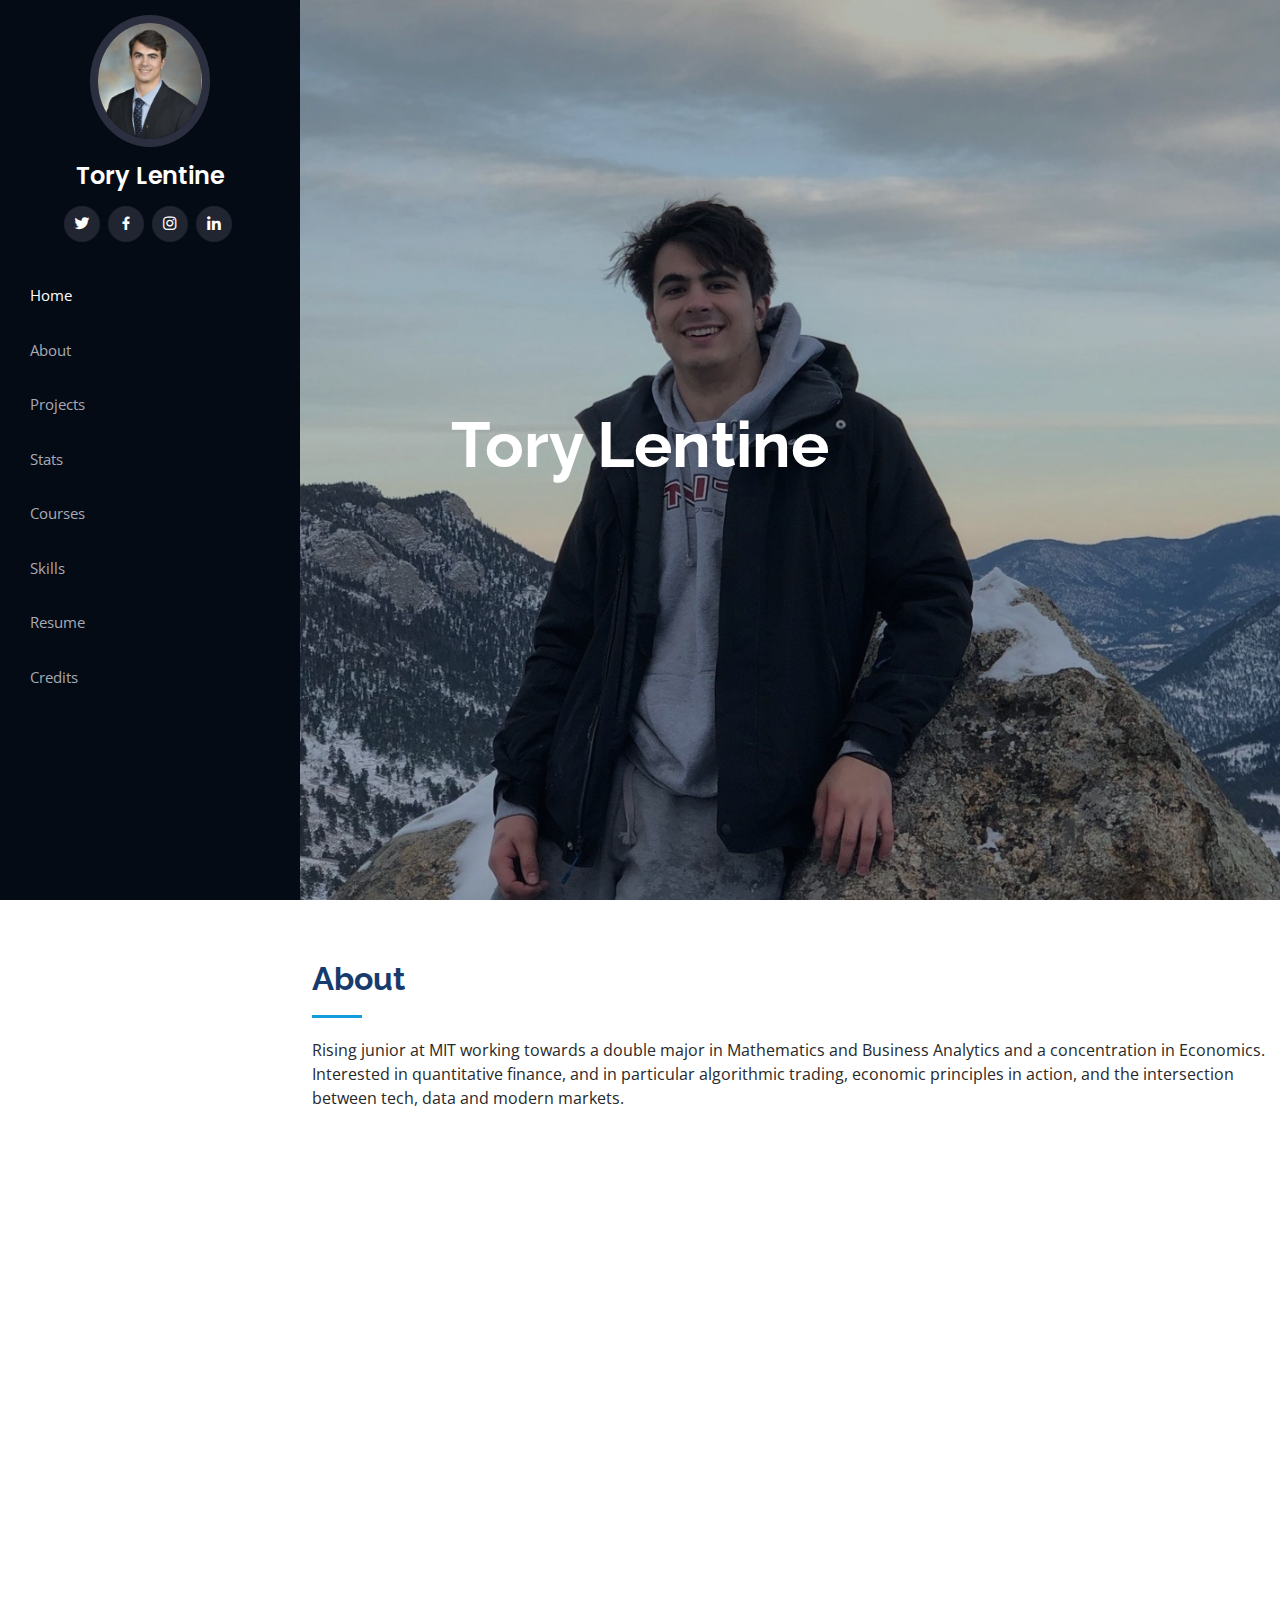
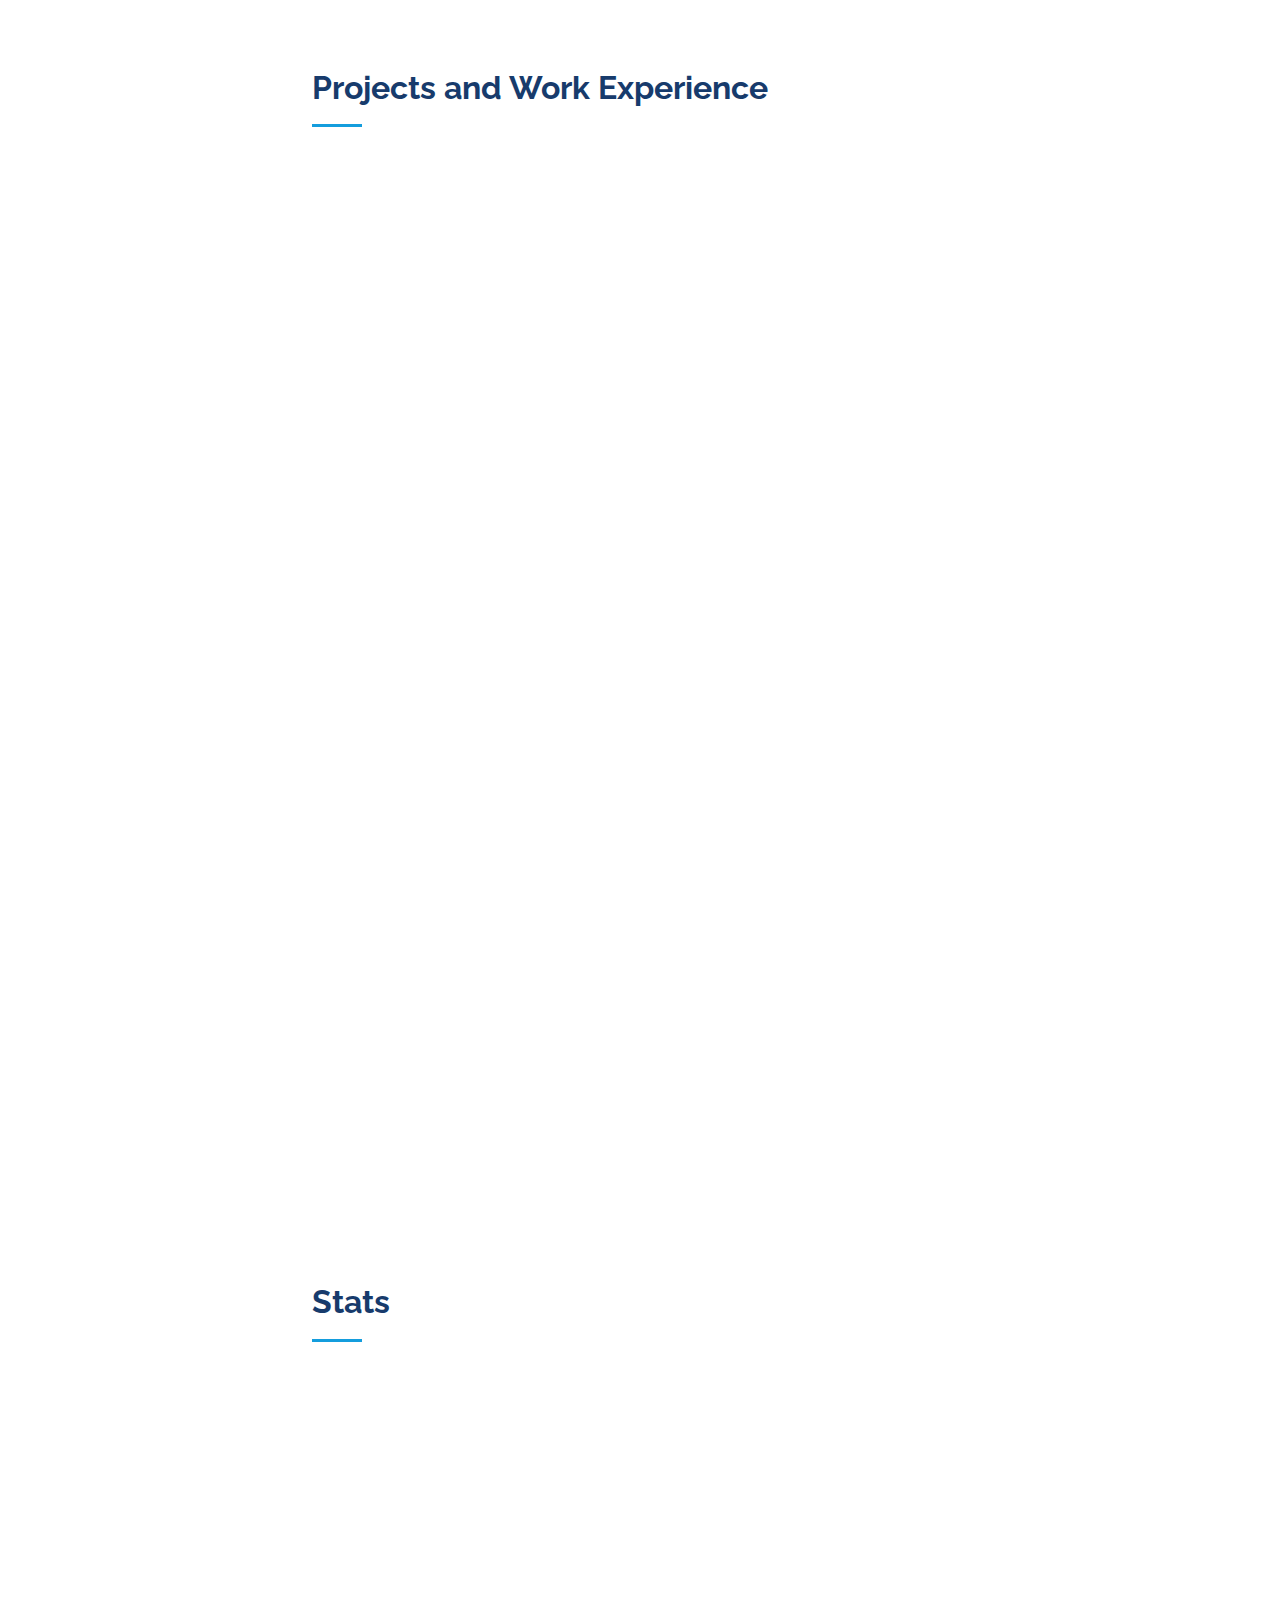
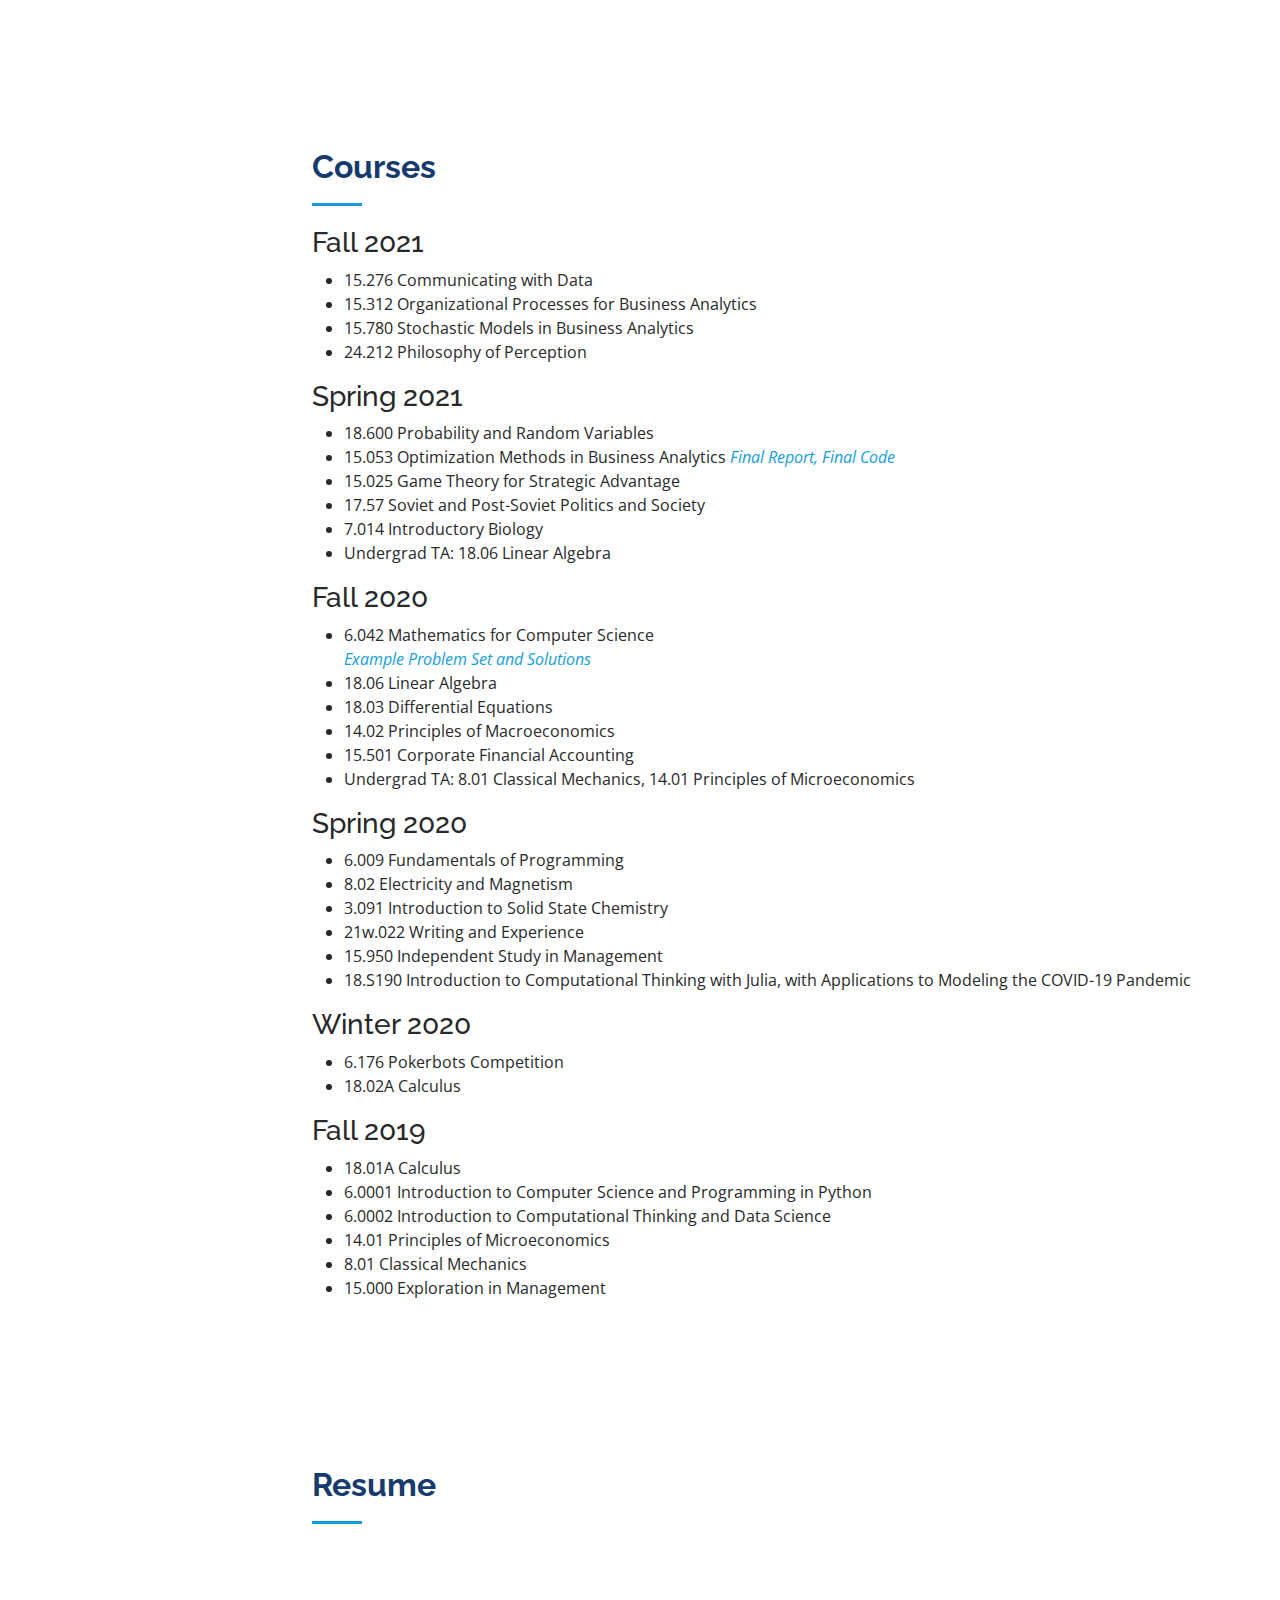
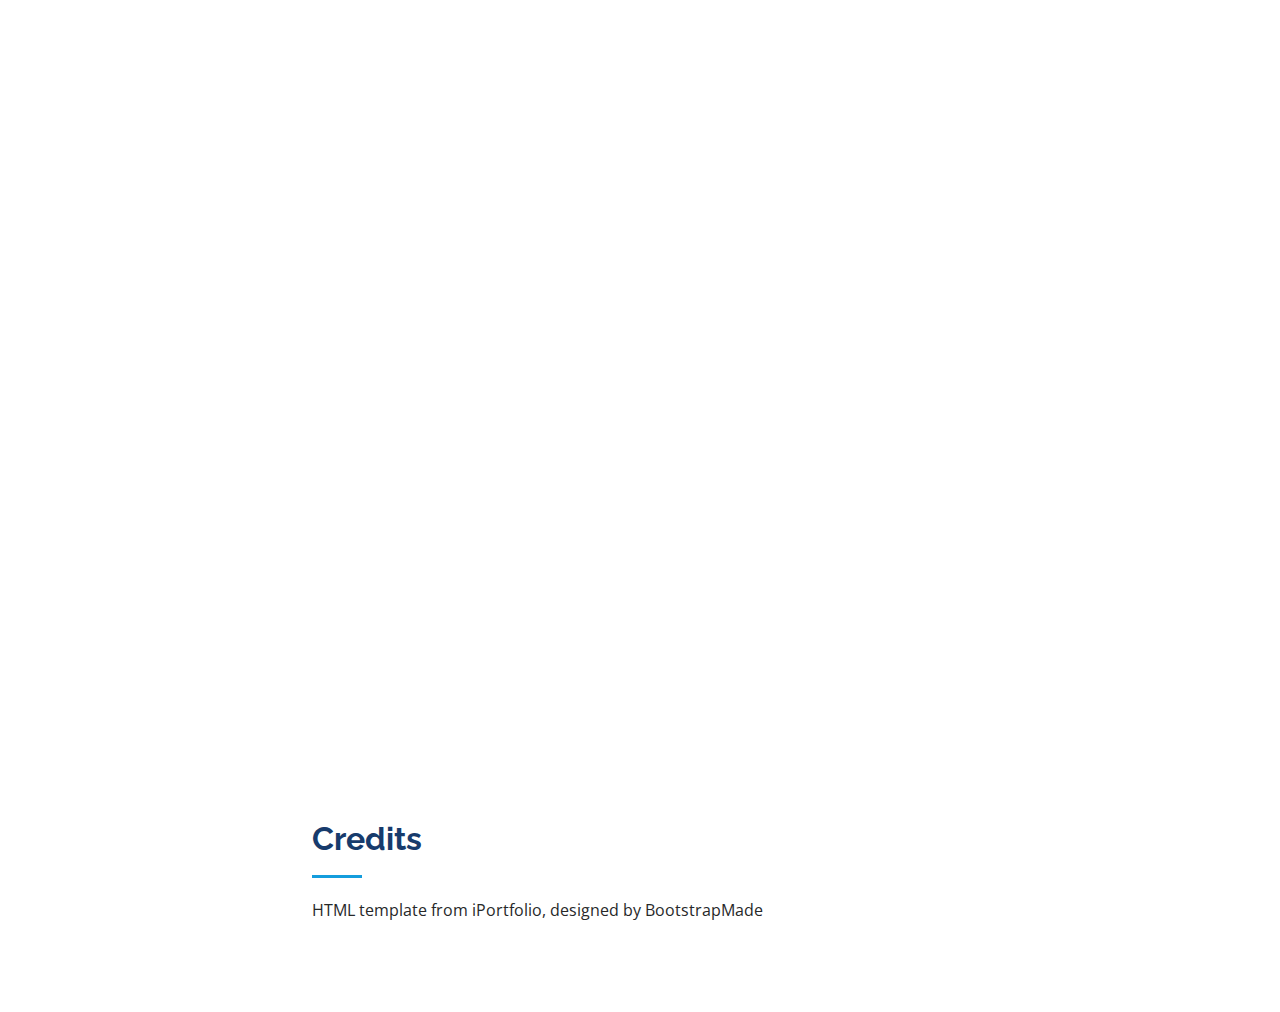
<file: index.html>
<!DOCTYPE html>
<html lang="en">

<head>
  <meta charset="utf-8">
  <meta content="width=device-width, initial-scale=1.0" name="viewport">

  <title>Tory Lentine's Webpage</title>
  <meta content="" name="description">
  <meta content="" name="keywords">

  <!-- Favicons -->
  <link href="assets/img/Logo PNG.png" rel="icon">
  <link href="assets/img/Logo PNG.png" rel="apple-touch-icon">

  <!-- Google Fonts -->
  <link href="https://fonts.googleapis.com/css?family=Open+Sans:300,300i,400,400i,600,600i,700,700i|Raleway:300,300i,400,400i,500,500i,600,600i,700,700i|Poppins:300,300i,400,400i,500,500i,600,600i,700,700i" rel="stylesheet">

  <!-- Vendor CSS Files -->
  <link href="assets/vendor/aos/aos.css" rel="stylesheet">
  <link href="assets/vendor/bootstrap/css/bootstrap.min.css" rel="stylesheet">
  <link href="assets/vendor/bootstrap-icons/bootstrap-icons.css" rel="stylesheet">
  <link href="assets/vendor/boxicons/css/boxicons.min.css" rel="stylesheet">
  <link href="assets/vendor/glightbox/css/glightbox.min.css" rel="stylesheet">
  <link href="assets/vendor/swiper/swiper-bundle.min.css" rel="stylesheet">

  <!-- Template Main CSS File -->
  <link href="assets/css/style.css" rel="stylesheet">

  <!-- =======================================================
  * Template Name: iPortfolio - v3.3.0
  * Template URL: https://bootstrapmade.com/iportfolio-bootstrap-portfolio-websites-template/
  * Author: BootstrapMade.com
  * License: https://bootstrapmade.com/license/
  ======================================================== -->
</head>

<body>

  <!-- ======= Mobile nav toggle button ======= -->
  <i class="bi bi-list mobile-nav-toggle d-xl-none"></i>

  <!-- ======= Header ======= -->
  <header id="header">
    <div class="d-flex flex-column">

      <div class="profile">
        <img src="assets/img/Composite Newest (2).PNG" alt="" class="img-fluid rounded-circle">
        <h1 class="text-light"><a href="index.html">Tory Lentine</a></h1>
        <div class="social-links mt-3 text-center">
          <a href="https://twitter.com/torylentine?lang=en" class="twitter" target="_blank"><i class="bx bxl-twitter"></i></a>
          <a href="https://www.facebook.com/tory.lentine.58/" class="facebook" target="_blank"><i class="bx bxl-facebook" ></i></a>
          <a href="https://www.instagram.com/torylentine/" class="instagram" target="_blank"><i class="bx bxl-instagram" ></i></a>
          <a href="https://www.linkedin.com/in/torylentine/" class="linkedin" target="_blank"><i class="bx bxl-linkedin" ></i></a>
        </div>
      </div>

      <nav id="navbar" class="nav-menu navbar">
        <ul>
          <li><a href="#hero" class="nav-link scrollto active"><!-- <i class="bx bx-home"></i> --> <span>Home</span></a></li>
          <li><a href="#about" class="nav-link scrollto"><!--<i class="bx bx-user"> --> </i> <span>About</span></a></li>
          <li><a href="#projectsandexperience" class="nav-link scrollto"><!-- <i class="bx bx-book-content"></i> --> <span>Projects</span></a></li>
          <li><a href="#stats" class="nav-link scrollto"><!-- <i class="bx bx-Bar-Chart"></i> --> <span>Stats</span></a></li>
          <li><a href="#courses" class="nav-link scrollto"><!-- <i class="bx bx-file-blankr"></i> --> <span>Courses</span></a></li>
          <li><a href="#skills" class="nav-link scrollto"><!-- <i class="bx bx-server"></i> --> <span>Skills</span></a></li>
          <li><a href="#resume" class="nav-link scrollto"><!-- <i class="bx bx-file-blankr"></i>--> <span>Resume</span></a></li>
          <li><a href="#credits" class="nav-link scrollto"> <!-- <i class="bx bx-user"></i> --><span>Credits</span></a></li>
        </ul>
      </nav><!-- .nav-menu -->
    </div>
  </header><!-- End Header -->

  <!-- ======= Hero Section ======= -->
  <section id="hero" class="d-flex flex-column justify-content-center align-items-center">
    <div class="hero-container" data-aos="fade-in">
      <h1>Tory Lentine</h1>
      <!-- <p>I'm a <span class="typed" data-typed-items="Student, Athlete, Programmer, Trader, "></span></p> -->
    </div>
  </section><!-- End Hero -->

  <main id="main">

    <!-- ======= About Section ======= -->
    <section id="about" class="about">
      <div class="container">

        <div class="section-title">
          <h2>About</h2>
          <p>Rising junior at MIT working towards a double major in Mathematics and Business Analytics and a concentration in Economics. Interested in quantitative finance, and in particular algorithmic trading, economic principles in action, and the intersection between tech, data and modern markets.</p>
        </div>

        <div class="row">
          <div class="col-lg-4" data-aos="fade-right">
            <img src="assets/img/Ring Delivery 3 (2).jpg" class="img-fluid" alt="">
          </div>
          <div class="col-lg-8 pt-4 pt-lg-0 content" data-aos="fade-left">
            <h3>Basic Information</h3>
          <!--  <p class="fst-italic">
              Lorem ipsum dolor sit amet, consectetur adipiscing elit, sed do eiusmod tempor incididunt ut labore et dolore
              magna aliqua.
            </p> -->
            <div class="row">
              <div class="col-lg-6">
                <ul>
                  <li><i class="bi bi-chevron-right"></i> <strong>Birthday:</strong> <span>April 21, 2001</span></li>
                  <li><i class="bi bi-chevron-right"></i> <strong>Website:</strong> <span>torylentine.github.io</span></li>
                  <li><i class="bi bi-chevron-right"></i> <strong>Phone:</strong> <span>+1 908 797 2178</span></li>
                  <li><i class="bi bi-chevron-right"></i> <strong>City:</strong> <span>Flemington, NJ, USA</span></li>
                </ul>
              </div>
              <div class="col-lg-6">
                <ul>
                  <li><i class="bi bi-chevron-right"></i> <strong>Age:</strong> <span>20</span></li>
                  <li><i class="bi bi-chevron-right"></i> <strong>Degree:</strong> <span>Scientiae Baccalaureus (S.B.)</span></li>
                  <li><i class="bi bi-chevron-right"></i> <strong>Email:</strong> <span>lentine@mit.edu</span></li>
                </ul>
              </div>
            </div>
           <!-- <p>
              Officiis eligendi itaque labore et dolorum mollitia officiis optio vero. Quisquam sunt adipisci omnis et ut. Nulla accusantium dolor incidunt officia tempore. Et eius omnis.
              Cupiditate ut dicta maxime officiis quidem quia. Sed et consectetur qui quia repellendus itaque neque. Aliquid amet quidem ut quaerat cupiditate. Ab et eum qui repellendus omnis culpa magni laudantium dolores.
            </p> -->
          </div>
        </div>

      </div>
    </section><!-- End About Section -->

            <!-- ======= Projects and Experience Section ======= -->
    <section id="projectsandexperience" class="resume">
      <div class="container">
            
        <div class="section-title">
          <h2>Projects and Work Experience</h2>
  
          


        <div class="row">
          <div class="col-lg-6" data-aos="fade-up">
            <h3 class="resume-title">Projects</h3>
            <div class="resume-item">
              <h4>Public Finance and Public Policy</h4>
              <h5>Winter 2021</h5>
              <p>Revised, updated and supplemented textbook chapters to be included in the book's seventh edition. Covered topics such as externalities and the economics of public finance, social insurance, taxation, and redistribution.</p>
              <ul>
                <li> <a href="https://www.amazon.com/Public-Finance-Policy-Jonathan-Gruber/dp/1319105254/ref=cm_cr_arp_d_pl_foot_top?ie=UTF8" target="_blank"><i>6th edition</i></a> </li>
              </ul> 
            </div>
            <div class="resume-item">
              <h4>HackMIT</h4>
              <h5>September 2020</h5>
              <p>Used HTML, CSS, and JavaScript to create a web app to use as a teaching tool for guided remote problem solving. Presented project and plans for improvement at the end of the weekend-long event</p>
              <ul>
                <li> <a href="https://jaytheriault.github.io/index.html" target="_blank"><i>Link</i></a> </li>
              </ul> 
            </div>
            <div class="resume-item">
              <h4>Quantopian</h4>
              <h5>Summer 2020</h5>
              <p>Created and backtested algorithms in the (no longer existent) Python-based program to live-trade equities, ETFs, and derivatives. Filtered data on select criteria to aid discretionary trades.</p>
              <ul>
                <li> <a href="https://www.youtube.com/watch?v=GlV_QO5B2eU&list=PLQVvvaa0QuDcOdF96TBtRtuQksErCEBYZ&index=13" target="_blank"><i>sentdex Quantopian tutorials</i></a> </li>
              </ul> 
            </div>
            <div class="resume-item">
              <h4>MIT Pokerbots Competition</h4>
              <h5>January 2020</h5>
              <p>Wrote Python code to compete in thousands of poker games in a variant of heads-up Texas hold 'em. Placed in the top 20 of 77 teams in all five tournaments. Finished as the second-place freshman team.</p>
            </div>
            <ul>
                <li> <a href="https://github.com/torylentine/Final-Pokerbot/blob/master/Final%20Pokerbot.py" target="_blank"><i>Final code in GitHub</i></a> </li>
              </ul> 
          </div>
          <div class="col-lg-6" data-aos="fade-up" data-aos-delay="100">
            <h3 class="resume-title">Professional Experience</h3>
            <div class="resume-item">
              <h4>Data Project--Maine DHHS</h4>
              <h5>Summer 2021</h5>
              <p><em>Augusta, ME </em></p>
              <p>Designed and built Tableau dashboard to display data and resources from Maine's statewide Age-Friendly Plan. Advised and assisted in identifying progress and areas for improvement in meeting the plan's goals. </p>
              <!-- <ul>
                <li>Lead in the design, development, and implementation of the graphic, layout, and production communication materials</li>
                <li>Delegate tasks to the 7 members of the design team and provide counsel on all aspects of the project. </li>
                <li>Supervise the assessment of all graphic materials in order to ensure quality and accuracy of the design</li>
                <li>Oversee the efficient use of production project budgets ranging from $2,000 - $25,000</li>
              </ul> -->
            </div>
            <div class="resume-item">
              <h4>Budget Analysis--Armstrong Interiors</h4>
              <h5>January 2021</h5>
              <p><em>Flemington, NJ</em></p>
              <p>Compiled and presented findings from 2+ years of work to advise construction business on improving profitability. Developed machine learning regression models to adjust future estimates and to assess new jobs.</p>
              <!-- <ul>
                <li>Developed numerous marketing programs (logos, brochures,infographics, presentations, and advertisements).</li>
                <li>Managed up to 5 projects or tasks at a given time while under pressure</li>
                <li>Recommended and consulted with clients on the most appropriate graphic design</li>
                <li>Created 4+ design presentations and proposals a month for clients and account managers</li>
              </ul> -->
            </div>
            <div class="resume-item">
              <h4>Summer Analyst--Innovation Capital</h4>
              <h5>Summer 2020</h5>
              <p><em>El Segundo, CA</em></p>
              <p>Analyzed market data from the casino and restaurant industries, researched potential M&amp;A opportunities, and prepared financial presentations for boutique investment bank.</p>
              <!-- <ul>
                <li>Developed numerous marketing programs (logos, brochures,infographics, presentations, and advertisements).</li>
                <li>Managed up to 5 projects or tasks at a given time while under pressure</li>
                <li>Recommended and consulted with clients on the most appropriate graphic design</li>
                <li>Created 4+ design presentations and proposals a month for clients and account managers</li>
              </ul> -->
            </div>
            <div class="resume-item">
              <h4>Course Manager--edX AP Microeconomics</h4>
              <h5>May 2020-Present</h5>
              <p><em>Cambridge, MA</em></p>
              <p>Built, marketed, and managed online microeconomics course for over 13,000 students in 150 countries. The course received the 2021 MITx Prize for Teaching and Learning in MOOCs.</p>
              <ul>
                <li> <a href="https://www.edx.org/course/ap-microeconomics" target="_blank"><i>Course home</i></a> </li>
                <li> <a href="https://www.youtube.com/channel/UCvTkypsPo_wKOpJ-uaNbUGA" target="_blank"><i>Course YouTube</i></a></li>
              </ul>
              <!-- <ul>
                <li>Developed numerous marketing programs (logos, brochures,infographics, presentations, and advertisements).</li>
                <li>Managed up to 5 projects or tasks at a given time while under pressure</li>
                <li>Recommended and consulted with clients on the most appropriate graphic design</li>
                <li>Created 4+ design presentations and proposals a month for clients and account managers</li>
              </ul> -->
            </div>
          </div>
        </div>

      </div>
    </section><!-- End Projects and Work Experience Section -->  
    
    <!-- ======= Stats Section ======= -->
    <section id="stats" class="facts">
      <div class="container">

        <div class="section-title">
          <h2>Stats</h2>
        </div>

        <div class="row no-gutters">

          <div class="col-lg-3 col-md-6 d-md-flex align-items-md-stretch" data-aos="fade-up">
            <div class="count-box">
              <i class="bi bi-pen"></i>
              <span data-purecounter-start="0" data-purecounter-end="1520" data-purecounter-duration="1" class="purecounter"></span>
              <p><strong>SAT</strong> 800 Math 720 EBRW</p>
            </div>
          </div>

          <div class="col-lg-3 col-md-6 d-md-flex align-items-md-stretch" data-aos="fade-up" data-aos-delay="100">
            <div class="count-box">
              <i class="bi bi-laptop"></i>
              <span data-purecounter-start="0" data-purecounter-end="5.0" data-purecounter-duration="1" class="purecounter"></span>
              <p><strong>Grade Point Average</strong> on 5.0 scale</p>
            </div>
          </div>

          <div class="col-lg-3 col-md-6 d-md-flex align-items-md-stretch" data-aos="fade-up" data-aos-delay="200">
            <div class="count-box">
              <i class="bi bi-file-person"></i>
              <span data-purecounter-start="0" data-purecounter-end="2" data-purecounter-duration="1" class="purecounter"></span>
              <p><strong>Varsity Sports</strong> <a href="https://mitathletics.com/sports/football/roster/tory-lentine/8706" target="_blank">Football profile </a> <a href="https://mitathletics.com/sports/mens-lacrosse/roster/tory-lentine/8747" target="_blank">Lacrosse profile</a></p>
            </div>
          </div>

         

        </div>

      </div>
    </section><!-- End Stats Section -->

            

    <!-- ======= Courses Section ======= -->
    <section id="courses" class="services">
      <div class="container">

        <div class="section-title">
          <h2>Courses</h2>
          <h3>Fall 2021</h3>
          <ul>
            <li>15.276 Communicating with Data</li>
            <li>15.312 Organizational Processes for Business Analytics </li>
            <li>15.780 Stochastic Models in Business Analytics</li>
            <li>24.212 Philosophy of Perception </li>
          </ul>
          <h3>Spring 2021</h3>
          <ul>
            <li>18.600 Probability and Random Variables </li>
            <li>15.053 Optimization Methods in Business Analytics <a href="https://docs.google.com/document/d/1uNtnzJaqEBaddPYRAcgieQTX30RgPStizBZjv7WTBCQ/edit?usp=sharing" target="_blank"><i>Final Report, </i></a><a href="https://colab.research.google.com/drive/1FaxjyTOhYBR_a1IYfdvjnawad5gY8KTn?usp=sharing" target="_blank"><i>Final Code</i></a></li>
            <li>15.025 Game Theory for Strategic Advantage </li>
            <li>17.57 Soviet and Post-Soviet Politics and Society </li>
            <li>7.014 Introductory Biology </li>
            <li>Undergrad TA: 18.06 Linear Algebra</li>
          </ul>
          <h3>Fall 2020</h3>
          <ul>
            <li>6.042 Mathematics for Computer Science </li> <a href="https://drive.google.com/file/d/1tGZ7GKSPvaJ5HV0rz5_rSfSEnLSi0C2M/view?usp=sharing" target="_blank"><i>Example Problem Set </i></a><a href="https://drive.google.com/file/d/1MlRz8iV6BVteR_Og1GStGLLsCeUL6lOY/view?usp=sharing" target="_blank"><i>and Solutions</i></a>
            <li>18.06 Linear Algebra </li>
            <li>18.03 Differential Equations </li>
            <li>14.02 Principles of Macroeconomics </li>
            <li>15.501 Corporate Financial Accounting </li>
            <li>Undergrad TA: 8.01 Classical Mechanics, 14.01 Principles of Microeconomics
          </ul>
          <h3>Spring 2020</h3>
          <ul>
            <li>6.009 Fundamentals of Programming </li>
            <li>8.02  Electricity and Magnetism</li>
            <li>3.091 Introduction to Solid State Chemistry </li>
            <li>21w.022 Writing and Experience </li>
            <li>15.950 Independent Study in Management </li>
            <li>18.S190 Introduction to Computational Thinking with Julia, with Applications to Modeling the COVID-19 Pandemic</li>
            
          </ul>
          <h3>Winter 2020</h3>
          <ul>
            <li>6.176 Pokerbots Competition</li>
            <li>18.02A Calculus </li>
          </ul>
          <h3>Fall 2019</h3>
          <ul>
            <li>18.01A Calculus </li>
            <li>6.0001 Introduction to Computer Science and Programming in Python</li>
            <li>6.0002 Introduction to Computational Thinking and Data Science</li>
            <li>14.01 Principles of Microeconomics </li>
            <li>8.01 Classical Mechanics </li>
            <li>15.000 Exploration in Management</li>
          </ul>
            
        </div>
        

      

      </div>
    </section><!-- End Courses Section -->
  

    <!-- ======= Resume Section ======= -->
    <section id="resume" class="resume">
      <div class="container">
            
        <div class="section-title">
          <h2>Resume</h2>
          <iframe src="https://drive.google.com/file/d/1y3tScQgl-sb3d7ewar3phB0hL2l5f_7z/preview" width="960" height="720" allow="autoplay"></iframe>
  
        </div> 


      </div>
    </section><!-- End Resume Section -->
      

    <!-- ======= Credits Section ======= -->
    <section id="credits" class="services">
      <div class="container">

        <div class="section-title">
          <h2>Credits</h2>
          <p>HTML template from iPortfolio, designed by BootstrapMade</p>
          
          
          
               </div>
        

      

      </div>
    </section><!-- End Credits Section -->
       
          
          
  </main><!-- End #main -->


  <a href="#" class="back-to-top d-flex align-items-center justify-content-center"><i class="bi bi-arrow-up-short"></i></a>

  <!-- Vendor JS Files -->
  <script src="assets/vendor/aos/aos.js"></script>
  <script src="assets/vendor/bootstrap/js/bootstrap.bundle.min.js"></script>
  <script src="assets/vendor/glightbox/js/glightbox.min.js"></script>
  <script src="assets/vendor/isotope-layout/isotope.pkgd.min.js"></script>
  <script src="assets/vendor/php-email-form/validate.js"></script>
  <script src="assets/vendor/purecounter/purecounter.js"></script>
  <script src="assets/vendor/swiper/swiper-bundle.min.js"></script>
  <script src="assets/vendor/typed.js/typed.min.js"></script>
  <script src="assets/vendor/waypoints/noframework.waypoints.js"></script>

  <!-- Template Main JS File -->
  <script src="assets/js/main.js"></script>

</body>

</html>
</file>
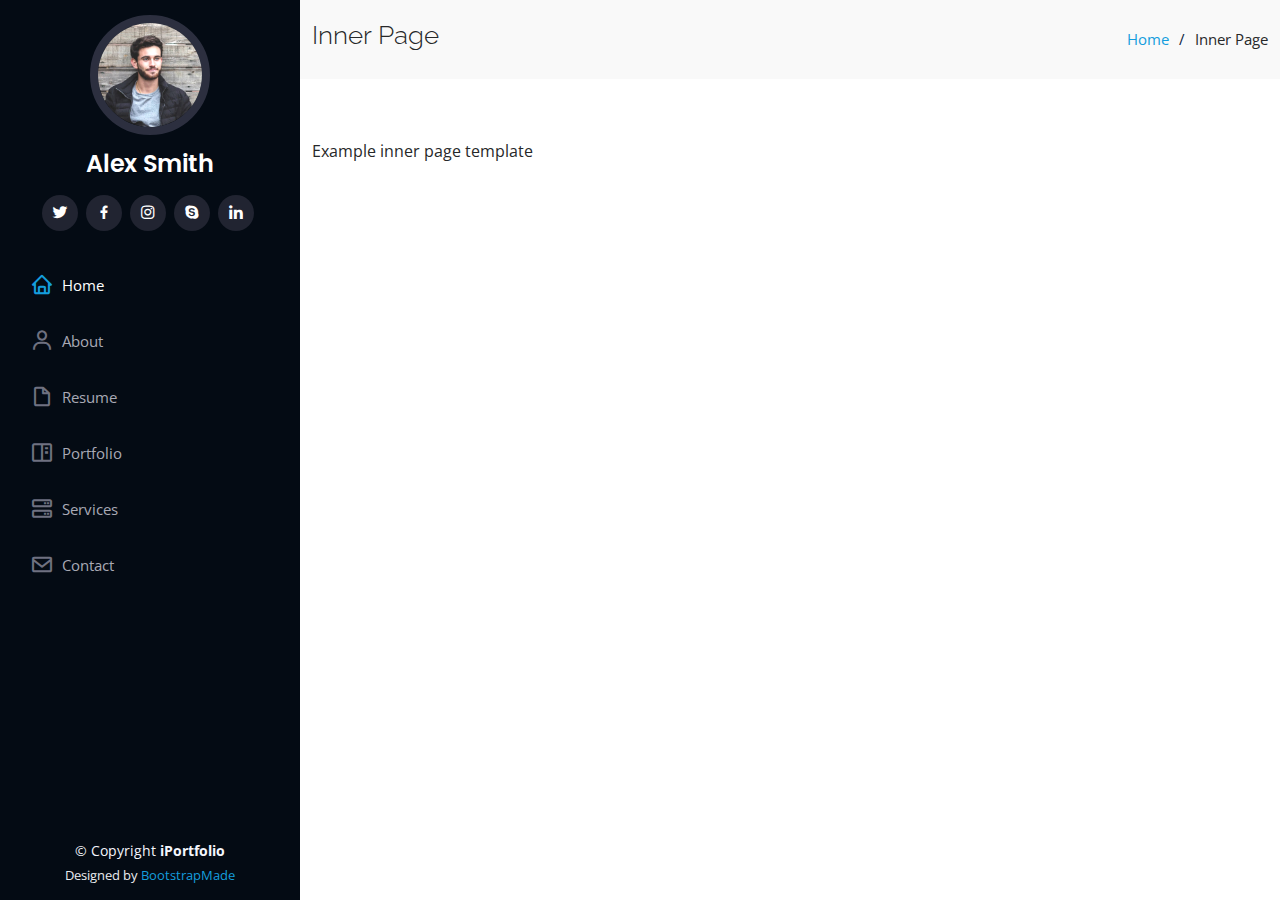
<file: inner-page.html>
<!DOCTYPE html>
<html lang="en">

<head>
  <meta charset="utf-8">
  <meta content="width=device-width, initial-scale=1.0" name="viewport">

  <title>Inner Page - iPortfolio Bootstrap Template</title>
  <meta content="" name="description">
  <meta content="" name="keywords">

  <!-- Favicons -->
  <link href="assets/img/favicon.png" rel="icon">
  <link href="assets/img/apple-touch-icon.png" rel="apple-touch-icon">

  <!-- Google Fonts -->
  <link href="https://fonts.googleapis.com/css?family=Open+Sans:300,300i,400,400i,600,600i,700,700i|Raleway:300,300i,400,400i,500,500i,600,600i,700,700i|Poppins:300,300i,400,400i,500,500i,600,600i,700,700i" rel="stylesheet">

  <!-- Vendor CSS Files -->
  <link href="assets/vendor/aos/aos.css" rel="stylesheet">
  <link href="assets/vendor/bootstrap/css/bootstrap.min.css" rel="stylesheet">
  <link href="assets/vendor/bootstrap-icons/bootstrap-icons.css" rel="stylesheet">
  <link href="assets/vendor/boxicons/css/boxicons.min.css" rel="stylesheet">
  <link href="assets/vendor/glightbox/css/glightbox.min.css" rel="stylesheet">
  <link href="assets/vendor/swiper/swiper-bundle.min.css" rel="stylesheet">

  <!-- Template Main CSS File -->
  <link href="assets/css/style.css" rel="stylesheet">

  <!-- =======================================================
  * Template Name: iPortfolio - v3.3.0
  * Template URL: https://bootstrapmade.com/iportfolio-bootstrap-portfolio-websites-template/
  * Author: BootstrapMade.com
  * License: https://bootstrapmade.com/license/
  ======================================================== -->
</head>

<body>

  <!-- ======= Mobile nav toggle button ======= -->
  <i class="bi bi-list mobile-nav-toggle d-xl-none"></i>

  <!-- ======= Header ======= -->
  <header id="header">
    <div class="d-flex flex-column">

      <div class="profile">
        <img src="assets/img/profile-img.jpg" alt="" class="img-fluid rounded-circle">
        <h1 class="text-light"><a href="index.html">Alex Smith</a></h1>
        <div class="social-links mt-3 text-center">
          <a href="#" class="twitter"><i class="bx bxl-twitter"></i></a>
          <a href="#" class="facebook"><i class="bx bxl-facebook"></i></a>
          <a href="#" class="instagram"><i class="bx bxl-instagram"></i></a>
          <a href="#" class="google-plus"><i class="bx bxl-skype"></i></a>
          <a href="#" class="linkedin"><i class="bx bxl-linkedin"></i></a>
        </div>
      </div>

      <nav id="navbar" class="nav-menu navbar">
        <ul>
          <li><a href="#hero" class="nav-link scrollto active"><i class="bx bx-home"></i> <span>Home</span></a></li>
          <li><a href="#about" class="nav-link scrollto"><i class="bx bx-user"></i> <span>About</span></a></li>
          <li><a href="#resume" class="nav-link scrollto"><i class="bx bx-file-blank"></i> <span>Resume</span></a></li>
          <li><a href="#portfolio" class="nav-link scrollto"><i class="bx bx-book-content"></i> <span>Portfolio</span></a></li>
          <li><a href="#services" class="nav-link scrollto"><i class="bx bx-server"></i> <span>Services</span></a></li>
          <li><a href="#contact" class="nav-link scrollto"><i class="bx bx-envelope"></i> <span>Contact</span></a></li>
        </ul>
      </nav><!-- .nav-menu -->
    </div>
  </header><!-- End Header -->

  <main id="main">

    <!-- ======= Breadcrumbs ======= -->
    <section class="breadcrumbs">
      <div class="container">

        <div class="d-flex justify-content-between align-items-center">
          <h2>Inner Page</h2>
          <ol>
            <li><a href="index.html">Home</a></li>
            <li>Inner Page</li>
          </ol>
        </div>

      </div>
    </section><!-- End Breadcrumbs -->

    <section class="inner-page">
      <div class="container">
        <p>
          Example inner page template
        </p>
      </div>
    </section>

  </main><!-- End #main -->

  <!-- ======= Footer ======= -->
  <footer id="footer">
    <div class="container">
      <div class="copyright">
        &copy; Copyright <strong><span>iPortfolio</span></strong>
      </div>
      <div class="credits">
        <!-- All the links in the footer should remain intact. -->
        <!-- You can delete the links only if you purchased the pro version. -->
        <!-- Licensing information: https://bootstrapmade.com/license/ -->
        <!-- Purchase the pro version with working PHP/AJAX contact form: https://bootstrapmade.com/iportfolio-bootstrap-portfolio-websites-template/ -->
        Designed by <a href="https://bootstrapmade.com/">BootstrapMade</a>
      </div>
    </div>
  </footer><!-- End  Footer -->

  <a href="#" class="back-to-top d-flex align-items-center justify-content-center"><i class="bi bi-arrow-up-short"></i></a>

  <!-- Vendor JS Files -->
  <script src="assets/vendor/aos/aos.js"></script>
  <script src="assets/vendor/bootstrap/js/bootstrap.bundle.min.js"></script>
  <script src="assets/vendor/glightbox/js/glightbox.min.js"></script>
  <script src="assets/vendor/isotope-layout/isotope.pkgd.min.js"></script>
  <script src="assets/vendor/php-email-form/validate.js"></script>
  <script src="assets/vendor/purecounter/purecounter.js"></script>
  <script src="assets/vendor/swiper/swiper-bundle.min.js"></script>
  <script src="assets/vendor/typed.js/typed.min.js"></script>
  <script src="assets/vendor/waypoints/noframework.waypoints.js"></script>

  <!-- Template Main JS File -->
  <script src="assets/js/main.js"></script>

</body>

</html>
</file>
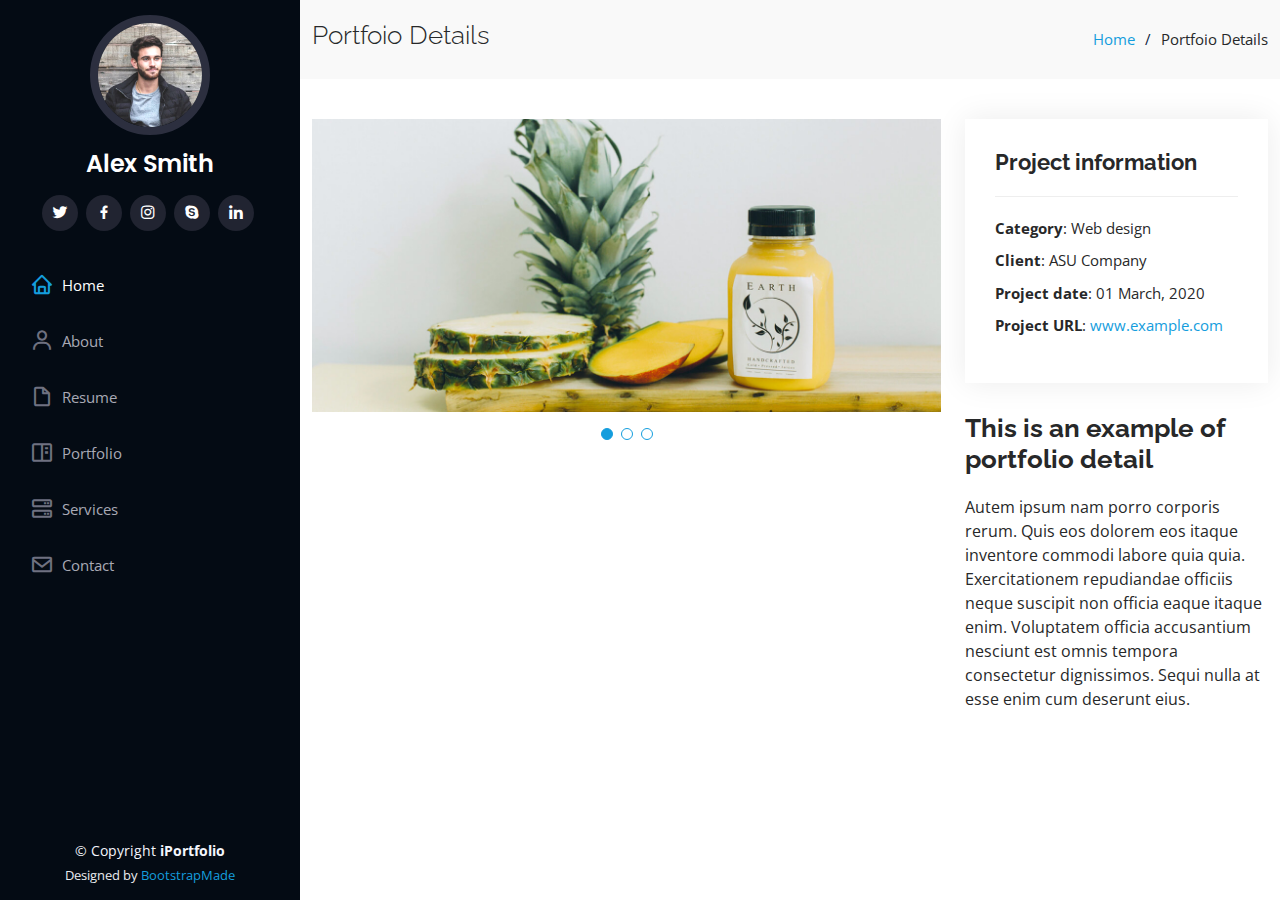
<file: portfolio-details.html>
<!DOCTYPE html>
<html lang="en">

<head>
  <meta charset="utf-8">
  <meta content="width=device-width, initial-scale=1.0" name="viewport">

  <title>Portfolio Details - iPortfolio Bootstrap Template</title>
  <meta content="" name="description">
  <meta content="" name="keywords">

  <!-- Favicons -->
  <link href="assets/img/favicon.png" rel="icon">
  <link href="assets/img/apple-touch-icon.png" rel="apple-touch-icon">

  <!-- Google Fonts -->
  <link href="https://fonts.googleapis.com/css?family=Open+Sans:300,300i,400,400i,600,600i,700,700i|Raleway:300,300i,400,400i,500,500i,600,600i,700,700i|Poppins:300,300i,400,400i,500,500i,600,600i,700,700i" rel="stylesheet">

  <!-- Vendor CSS Files -->
  <link href="assets/vendor/aos/aos.css" rel="stylesheet">
  <link href="assets/vendor/bootstrap/css/bootstrap.min.css" rel="stylesheet">
  <link href="assets/vendor/bootstrap-icons/bootstrap-icons.css" rel="stylesheet">
  <link href="assets/vendor/boxicons/css/boxicons.min.css" rel="stylesheet">
  <link href="assets/vendor/glightbox/css/glightbox.min.css" rel="stylesheet">
  <link href="assets/vendor/swiper/swiper-bundle.min.css" rel="stylesheet">

  <!-- Template Main CSS File -->
  <link href="assets/css/style.css" rel="stylesheet">

  <!-- =======================================================
  * Template Name: iPortfolio - v3.3.0
  * Template URL: https://bootstrapmade.com/iportfolio-bootstrap-portfolio-websites-template/
  * Author: BootstrapMade.com
  * License: https://bootstrapmade.com/license/
  ======================================================== -->
</head>

<body>

  <!-- ======= Mobile nav toggle button ======= -->
  <i class="bi bi-list mobile-nav-toggle d-xl-none"></i>

  <!-- ======= Header ======= -->
  <header id="header">
    <div class="d-flex flex-column">

      <div class="profile">
        <img src="assets/img/profile-img.jpg" alt="" class="img-fluid rounded-circle">
        <h1 class="text-light"><a href="index.html">Alex Smith</a></h1>
        <div class="social-links mt-3 text-center">
          <a href="#" class="twitter"><i class="bx bxl-twitter"></i></a>
          <a href="#" class="facebook"><i class="bx bxl-facebook"></i></a>
          <a href="#" class="instagram"><i class="bx bxl-instagram"></i></a>
          <a href="#" class="google-plus"><i class="bx bxl-skype"></i></a>
          <a href="#" class="linkedin"><i class="bx bxl-linkedin"></i></a>
        </div>
      </div>

      <nav id="navbar" class="nav-menu navbar">
        <ul>
          <li><a href="#hero" class="nav-link scrollto active"><i class="bx bx-home"></i> <span>Home</span></a></li>
          <li><a href="#about" class="nav-link scrollto"><i class="bx bx-user"></i> <span>About</span></a></li>
          <li><a href="#resume" class="nav-link scrollto"><i class="bx bx-file-blank"></i> <span>Resume</span></a></li>
          <li><a href="#portfolio" class="nav-link scrollto"><i class="bx bx-book-content"></i> <span>Portfolio</span></a></li>
          <li><a href="#services" class="nav-link scrollto"><i class="bx bx-server"></i> <span>Services</span></a></li>
          <li><a href="#contact" class="nav-link scrollto"><i class="bx bx-envelope"></i> <span>Contact</span></a></li>
        </ul>
      </nav><!-- .nav-menu -->
    </div>
  </header><!-- End Header -->

  <main id="main">

    <!-- ======= Breadcrumbs ======= -->
    <section id="breadcrumbs" class="breadcrumbs">
      <div class="container">

        <div class="d-flex justify-content-between align-items-center">
          <h2>Portfoio Details</h2>
          <ol>
            <li><a href="index.html">Home</a></li>
            <li>Portfoio Details</li>
          </ol>
        </div>

      </div>
    </section><!-- End Breadcrumbs -->

    <!-- ======= Portfolio Details Section ======= -->
    <section id="portfolio-details" class="portfolio-details">
      <div class="container">

        <div class="row gy-4">

          <div class="col-lg-8">
            <div class="portfolio-details-slider swiper-container">
              <div class="swiper-wrapper align-items-center">

                <div class="swiper-slide">
                  <img src="assets/img/portfolio/portfolio-details-1.jpg" alt="">
                </div>

                <div class="swiper-slide">
                  <img src="assets/img/portfolio/portfolio-details-2.jpg" alt="">
                </div>

                <div class="swiper-slide">
                  <img src="assets/img/portfolio/portfolio-details-3.jpg" alt="">
                </div>

              </div>
              <div class="swiper-pagination"></div>
            </div>
          </div>

          <div class="col-lg-4">
            <div class="portfolio-info">
              <h3>Project information</h3>
              <ul>
                <li><strong>Category</strong>: Web design</li>
                <li><strong>Client</strong>: ASU Company</li>
                <li><strong>Project date</strong>: 01 March, 2020</li>
                <li><strong>Project URL</strong>: <a href="#">www.example.com</a></li>
              </ul>
            </div>
            <div class="portfolio-description">
              <h2>This is an example of portfolio detail</h2>
              <p>
                Autem ipsum nam porro corporis rerum. Quis eos dolorem eos itaque inventore commodi labore quia quia. Exercitationem repudiandae officiis neque suscipit non officia eaque itaque enim. Voluptatem officia accusantium nesciunt est omnis tempora consectetur dignissimos. Sequi nulla at esse enim cum deserunt eius.
              </p>
            </div>
          </div>

        </div>

      </div>
    </section><!-- End Portfolio Details Section -->

  </main><!-- End #main -->

  <!-- ======= Footer ======= -->
  <footer id="footer">
    <div class="container">
      <div class="copyright">
        &copy; Copyright <strong><span>iPortfolio</span></strong>
      </div>
      <div class="credits">
        <!-- All the links in the footer should remain intact. -->
        <!-- You can delete the links only if you purchased the pro version. -->
        <!-- Licensing information: https://bootstrapmade.com/license/ -->
        <!-- Purchase the pro version with working PHP/AJAX contact form: https://bootstrapmade.com/iportfolio-bootstrap-portfolio-websites-template/ -->
        Designed by <a href="https://bootstrapmade.com/">BootstrapMade</a>
      </div>
    </div>
  </footer><!-- End  Footer -->

  <a href="#" class="back-to-top d-flex align-items-center justify-content-center"><i class="bi bi-arrow-up-short"></i></a>

  <!-- Vendor JS Files -->
  <script src="assets/vendor/aos/aos.js"></script>
  <script src="assets/vendor/bootstrap/js/bootstrap.bundle.min.js"></script>
  <script src="assets/vendor/glightbox/js/glightbox.min.js"></script>
  <script src="assets/vendor/isotope-layout/isotope.pkgd.min.js"></script>
  <script src="assets/vendor/php-email-form/validate.js"></script>
  <script src="assets/vendor/purecounter/purecounter.js"></script>
  <script src="assets/vendor/swiper/swiper-bundle.min.js"></script>
  <script src="assets/vendor/typed.js/typed.min.js"></script>
  <script src="assets/vendor/waypoints/noframework.waypoints.js"></script>

  <!-- Template Main JS File -->
  <script src="assets/js/main.js"></script>

</body>

</html>
</file>
<file: assets/css/style.css>
/**
* Template Name: iPortfolio - v3.3.0
* Template URL: https://bootstrapmade.com/iportfolio-bootstrap-portfolio-websites-template/
* Author: BootstrapMade.com
* License: https://bootstrapmade.com/license/
*/

/*--------------------------------------------------------------
# General
--------------------------------------------------------------*/
body {
  font-family: "Open Sans", sans-serif;
  color: #272829;
}

a {
  color: #149ddd;
  text-decoration: none;
}

a:hover {
  color: #37b3ed;
  text-decoration: none;
}

h1, h2, h3, h4, h5, h6 {
  font-family: "Raleway", sans-serif;
}

/*--------------------------------------------------------------
# Back to top button
--------------------------------------------------------------*/
.back-to-top {
  position: fixed;
  visibility: hidden;
  opacity: 0;
  right: 15px;
  bottom: 15px;
  z-index: 996;
  background: #149ddd;
  width: 40px;
  height: 40px;
  border-radius: 50px;
  transition: all 0.4s;
}

.back-to-top i {
  font-size: 28px;
  color: #fff;
  line-height: 0;
}

.back-to-top:hover {
  background: #2eafec;
  color: #fff;
}

.back-to-top.active {
  visibility: visible;
  opacity: 1;
}

/*--------------------------------------------------------------
# Header
--------------------------------------------------------------*/
#header {
  position: fixed;
  top: 0;
  left: 0;
  bottom: 0;
  width: 300px;
  transition: all ease-in-out 0.5s;
  z-index: 9997;
  transition: all 0.5s;
  padding: 0 15px;
  background: #040b14;
  overflow-y: auto;
}

#header .profile img {
  margin: 15px auto;
  display: block;
  width: 120px;
  border: 8px solid #2c2f3f;
}

#header .profile h1 {
  font-size: 24px;
  margin: 0;
  padding: 0;
  font-weight: 600;
  -moz-text-align-last: center;
  text-align-last: center;
  font-family: "Poppins", sans-serif;
}

#header .profile h1 a, #header .profile h1 a:hover {
  color: #fff;
  text-decoration: none;
}

#header .profile .social-links a {
  font-size: 18px;
  display: inline-block;
  background: #212431;
  color: #fff;
  line-height: 1;
  padding: 8px 0;
  margin-right: 4px;
  border-radius: 50%;
  text-align: center;
  width: 36px;
  height: 36px;
  transition: 0.3s;
}

#header .profile .social-links a:hover {
  background: #149ddd;
  color: #fff;
  text-decoration: none;
}

#main {
  margin-left: 300px;
}

@media (max-width: 1199px) {
  #header {
    left: -300px;
  }
  #main {
    margin-left: 0;
  }
}

/*--------------------------------------------------------------
# Navigation Menu
--------------------------------------------------------------*/
/* Desktop Navigation */
.nav-menu {
  padding: 30px 0 0 0;
}

.nav-menu * {
  margin: 0;
  padding: 0;
  list-style: none;
}

.nav-menu > ul > li {
  position: relative;
  white-space: nowrap;
}

.nav-menu a, .nav-menu a:focus {
  display: flex;
  align-items: center;
  color: #a8a9b4;
  padding: 12px 15px;
  margin-bottom: 8px;
  transition: 0.3s;
  font-size: 15px;
}

.nav-menu a i, .nav-menu a:focus i {
  font-size: 24px;
  padding-right: 8px;
  color: #6f7180;
}

.nav-menu a:hover, .nav-menu .active, .nav-menu .active:focus, .nav-menu li:hover > a {
  text-decoration: none;
  color: #fff;
}

.nav-menu a:hover i, .nav-menu .active i, .nav-menu .active:focus i, .nav-menu li:hover > a i {
  color: #149ddd;
}

/* Mobile Navigation */
.mobile-nav-toggle {
  position: fixed;
  right: 15px;
  top: 15px;
  z-index: 9998;
  border: 0;
  font-size: 24px;
  transition: all 0.4s;
  outline: none !important;
  background-color: #149ddd;
  color: #fff;
  width: 40px;
  height: 40px;
  display: inline-flex;
  align-items: center;
  justify-content: center;
  line-height: 0;
  border-radius: 50px;
  cursor: pointer;
}

.mobile-nav-active {
  overflow: hidden;
}

.mobile-nav-active #header {
  left: 0;
}

/*--------------------------------------------------------------
# Hero Section
--------------------------------------------------------------*/
#hero {
  width: 100%;
  height: 100vh;
  background: url("../img/Mountain.jpg") top center;
  background-size: cover;
}

#hero:before {
  content: "";
  background: rgba(5, 13, 24, 0.3);
  position: absolute;
  bottom: 0;
  top: 0;
  left: 0;
  right: 0;
  z-index: 1;
}

#hero .hero-container {
  position: relative;
  z-index: 2;
  min-width: 300px;
}

#hero h1 {
  margin: 0 0 10px 0;
  font-size: 64px;
  font-weight: 700;
  line-height: 56px;
  color: #fff;
}

#hero p {
  color: #fff;
  margin-bottom: 50px;
  font-size: 26px;
  font-family: "Poppins", sans-serif;
}

#hero p span {
  color: #fff;
  padding-bottom: 4px;
  letter-spacing: 1px;
  border-bottom: 3px solid #149ddd;
}

@media (min-width: 1024px) {
  #hero {
    background-attachment: fixed;
  }
}

@media (max-width: 768px) {
  #hero h1 {
    font-size: 28px;
    line-height: 36px;
  }
  #hero h2 {
    font-size: 18px;
    line-height: 24px;
    margin-bottom: 30px;
  }
}

/*--------------------------------------------------------------
# Sections General
--------------------------------------------------------------*/
section {
  padding: 60px 0;
  overflow: hidden;
}

.section-bg {
  background: #f5f8fd;
}

.section-title {
  padding-bottom: 30px;
}

.section-title h2 {
  font-size: 32px;
  font-weight: bold;
  margin-bottom: 20px;
  padding-bottom: 20px;
  position: relative;
  color: #173b6c;
}

.section-title h2::after {
  content: '';
  position: absolute;
  display: block;
  width: 50px;
  height: 3px;
  background: #149ddd;
  bottom: 0;
  left: 0;
}

.section-title p {
  margin-bottom: 0;
}

/*--------------------------------------------------------------
# About
--------------------------------------------------------------*/
.about .content h3 {
  font-weight: 700;
  font-size: 26px;
  color: #173b6c;
}

.about .content ul {
  list-style: none;
  padding: 0;
}

.about .content ul li {
  margin-bottom: 20px;
  display: flex;
  align-items: center;
}

.about .content ul strong {
  margin-right: 10px;
}

.about .content ul i {
  font-size: 16px;
  margin-right: 5px;
  color: #149ddd;
  line-height: 0;
}

.about .content p:last-child {
  margin-bottom: 0;
}

/*--------------------------------------------------------------
# Facts
--------------------------------------------------------------*/
.facts {
  padding-bottom: 30px;
}

.facts .count-box {
  padding: 30px;
  width: 100%;
}

.facts .count-box i {
  display: block;
  font-size: 44px;
  color: #149ddd;
  float: left;
  line-height: 0;
}

.facts .count-box span {
  font-size: 48px;
  line-height: 40px;
  display: block;
  font-weight: 700;
  color: #050d18;
  margin-left: 60px;
}

.facts .count-box p {
  padding: 15px 0 0 0;
  margin: 0 0 0 60px;
  font-family: "Raleway", sans-serif;
  font-size: 14px;
  color: #122f57;
}

.facts .count-box a {
  font-weight: 600;
  display: block;
  margin-top: 20px;
  color: #122f57;
  font-size: 15px;
  font-family: "Poppins", sans-serif;
  transition: ease-in-out 0.3s;
}

.facts .count-box a:hover {
  color: #1f5297;
}

/*--------------------------------------------------------------
# Akills
--------------------------------------------------------------*/
.skills .progress {
  height: 60px;
  display: block;
  background: none;
  border-radius: 0;
}

.skills .progress .skill {
  padding: 0;
  margin: 0 0 6px 0;
  text-transform: uppercase;
  display: block;
  font-weight: 600;
  font-family: "Poppins", sans-serif;
  color: #050d18;
}

.skills .progress .skill .val {
  float: right;
  font-style: normal;
}

.skills .progress-bar-wrap {
  background: #dce8f8;
  height: 10px;
}

.skills .progress-bar {
  width: 1px;
  height: 10px;
  transition: .9s;
  background-color: #149ddd;
}

/*--------------------------------------------------------------
# Resume
--------------------------------------------------------------*/
.resume .resume-title {
  font-size: 26px;
  font-weight: 700;
  margin-top: 20px;
  margin-bottom: 20px;
  color: #050d18;
}

.resume .resume-item {
  padding: 0 0 20px 20px;
  margin-top: -2px;
  border-left: 2px solid #1f5297;
  position: relative;
}

.resume .resume-item h4 {
  line-height: 18px;
  font-size: 18px;
  font-weight: 600;
  text-transform: uppercase;
  font-family: "Poppins", sans-serif;
  color: #050d18;
  margin-bottom: 10px;
}

.resume .resume-item h5 {
  font-size: 16px;
  background: #e4edf9;
  padding: 5px 15px;
  display: inline-block;
  font-weight: 600;
  margin-bottom: 10px;
}

.resume .resume-item ul {
  padding-left: 20px;
}

.resume .resume-item ul li {
  padding-bottom: 10px;
}

.resume .resume-item:last-child {
  padding-bottom: 0;
}

.resume .resume-item::before {
  content: "";
  position: absolute;
  width: 16px;
  height: 16px;
  border-radius: 50px;
  left: -9px;
  top: 0;
  background: #fff;
  border: 2px solid #1f5297;
}

/*--------------------------------------------------------------
# Portfolio
--------------------------------------------------------------*/
.portfolio .portfolio-item {
  margin-bottom: 30px;
}

.portfolio #portfolio-flters {
  padding: 0;
  margin: 0 auto 35px auto;
  list-style: none;
  text-align: center;
  background: #fff;
  border-radius: 50px;
  padding: 2px 15px;
}

.portfolio #portfolio-flters li {
  cursor: pointer;
  display: inline-block;
  padding: 10px 15px 8px 15px;
  font-size: 14px;
  font-weight: 600;
  line-height: 1;
  text-transform: uppercase;
  color: #272829;
  margin-bottom: 5px;
  transition: all 0.3s ease-in-out;
}

.portfolio #portfolio-flters li:hover, .portfolio #portfolio-flters li.filter-active {
  color: #149ddd;
}

.portfolio #portfolio-flters li:last-child {
  margin-right: 0;
}

.portfolio .portfolio-wrap {
  transition: 0.3s;
  position: relative;
  overflow: hidden;
  z-index: 1;
}

.portfolio .portfolio-wrap::before {
  content: "";
  background: rgba(255, 255, 255, 0.5);
  position: absolute;
  left: 0;
  right: 0;
  top: 0;
  bottom: 0;
  transition: all ease-in-out 0.3s;
  z-index: 2;
  opacity: 0;
}

.portfolio .portfolio-wrap .portfolio-links {
  opacity: 1;
  left: 0;
  right: 0;
  bottom: -60px;
  z-index: 3;
  position: absolute;
  transition: all ease-in-out 0.3s;
  display: flex;
  justify-content: center;
}

.portfolio .portfolio-wrap .portfolio-links a {
  color: #fff;
  font-size: 28px;
  text-align: center;
  background: rgba(20, 157, 221, 0.75);
  transition: 0.3s;
  width: 50%;
}

.portfolio .portfolio-wrap .portfolio-links a:hover {
  background: rgba(20, 157, 221, 0.95);
}

.portfolio .portfolio-wrap .portfolio-links a + a {
  border-left: 1px solid #37b3ed;
}

.portfolio .portfolio-wrap:hover::before {
  top: 0;
  left: 0;
  right: 0;
  bottom: 0;
  opacity: 1;
}

.portfolio .portfolio-wrap:hover .portfolio-links {
  opacity: 1;
  bottom: 0;
}

/*--------------------------------------------------------------
# Portfolio Details
--------------------------------------------------------------*/
.portfolio-details {
  padding-top: 40px;
}

.portfolio-details .portfolio-details-slider img {
  width: 100%;
}

.portfolio-details .portfolio-details-slider .swiper-pagination {
  margin-top: 20px;
  position: relative;
}

.portfolio-details .portfolio-details-slider .swiper-pagination .swiper-pagination-bullet {
  width: 12px;
  height: 12px;
  background-color: #fff;
  opacity: 1;
  border: 1px solid #149ddd;
}

.portfolio-details .portfolio-details-slider .swiper-pagination .swiper-pagination-bullet-active {
  background-color: #149ddd;
}

.portfolio-details .portfolio-info {
  padding: 30px;
  box-shadow: 0px 0 30px rgba(5, 13, 24, 0.08);
}

.portfolio-details .portfolio-info h3 {
  font-size: 22px;
  font-weight: 700;
  margin-bottom: 20px;
  padding-bottom: 20px;
  border-bottom: 1px solid #eee;
}

.portfolio-details .portfolio-info ul {
  list-style: none;
  padding: 0;
  font-size: 15px;
}

.portfolio-details .portfolio-info ul li + li {
  margin-top: 10px;
}

.portfolio-details .portfolio-description {
  padding-top: 30px;
}

.portfolio-details .portfolio-description h2 {
  font-size: 26px;
  font-weight: 700;
  margin-bottom: 20px;
}

.portfolio-details .portfolio-description p {
  padding: 0;
}

/*--------------------------------------------------------------
# Services
--------------------------------------------------------------*/
.services .icon-box {
  margin-bottom: 20px;
}

.services .icon {
  float: left;
  display: flex;
  align-items: center;
  justify-content: center;
  width: 54px;
  height: 54px;
  background: #149ddd;
  border-radius: 50%;
  transition: 0.5s;
  border: 1px solid #149ddd;
}

.services .icon i {
  color: #fff;
  font-size: 24px;
  line-height: 0;
}

.services .icon-box:hover .icon {
  background: #fff;
}

.services .icon-box:hover .icon i {
  color: #149ddd;
}

.services .title {
  margin-left: 80px;
  font-weight: 700;
  margin-bottom: 15px;
  font-size: 18px;
}

.services .title a {
  color: #343a40;
}

.services .title a:hover {
  color: #149ddd;
}

.services .description {
  margin-left: 80px;
  line-height: 24px;
  font-size: 14px;
}

/*--------------------------------------------------------------
# Testimonials
--------------------------------------------------------------*/
.testimonials .testimonial-item {
  box-sizing: content-box;
  text-align: center;
  min-height: 320px;
}

.testimonials .testimonial-item .testimonial-img {
  width: 90px;
  border-radius: 50%;
  margin: 0 auto;
}

.testimonials .testimonial-item h3 {
  font-size: 18px;
  font-weight: bold;
  margin: 10px 0 5px 0;
  color: #111;
}

.testimonials .testimonial-item h4 {
  font-size: 14px;
  color: #999;
  margin: 0;
}

.testimonials .testimonial-item .quote-icon-left, .testimonials .testimonial-item .quote-icon-right {
  color: #c3e8fa;
  font-size: 26px;
}

.testimonials .testimonial-item .quote-icon-left {
  display: inline-block;
  left: -5px;
  position: relative;
}

.testimonials .testimonial-item .quote-icon-right {
  display: inline-block;
  right: -5px;
  position: relative;
  top: 10px;
}

.testimonials .testimonial-item p {
  font-style: italic;
  margin: 0 15px 15px 15px;
  padding: 20px;
  background: #fff;
  position: relative;
  margin-bottom: 35px;
  border-radius: 6px;
  box-shadow: 0px 2px 15px rgba(0, 0, 0, 0.1);
}

.testimonials .testimonial-item p::after {
  content: "";
  width: 0;
  height: 0;
  border-top: 20px solid #fff;
  border-right: 20px solid transparent;
  border-left: 20px solid transparent;
  position: absolute;
  bottom: -20px;
  left: calc(50% - 20px);
}

.testimonials .swiper-pagination {
  margin-top: 20px;
  position: relative;
}

.testimonials .swiper-pagination .swiper-pagination-bullet {
  width: 12px;
  height: 12px;
  background-color: #fff;
  opacity: 1;
  border: 1px solid #149ddd;
}

.testimonials .swiper-pagination .swiper-pagination-bullet-active {
  background-color: #149ddd;
}

/*--------------------------------------------------------------
# Contact
--------------------------------------------------------------*/
.contact {
  padding-bottom: 130px;
}

.contact .info {
  padding: 30px;
  background: #fff;
  width: 100%;
  box-shadow: 0 0 24px 0 rgba(0, 0, 0, 0.12);
}

.contact .info i {
  font-size: 20px;
  color: #149ddd;
  float: left;
  width: 44px;
  height: 44px;
  background: #dff3fc;
  display: flex;
  justify-content: center;
  align-items: center;
  border-radius: 50px;
  transition: all 0.3s ease-in-out;
}

.contact .info h4 {
  padding: 0 0 0 60px;
  font-size: 22px;
  font-weight: 600;
  margin-bottom: 5px;
  color: #050d18;
}

.contact .info p {
  padding: 0 0 10px 60px;
  margin-bottom: 20px;
  font-size: 14px;
  color: #173b6c;
}

.contact .info .email p {
  padding-top: 5px;
}

.contact .info .social-links {
  padding-left: 60px;
}

.contact .info .social-links a {
  font-size: 18px;
  display: inline-block;
  background: #333;
  color: #fff;
  line-height: 1;
  padding: 8px 0;
  border-radius: 50%;
  text-align: center;
  width: 36px;
  height: 36px;
  transition: 0.3s;
  margin-right: 10px;
}

.contact .info .social-links a:hover {
  background: #149ddd;
  color: #fff;
}

.contact .info .email:hover i, .contact .info .address:hover i, .contact .info .phone:hover i {
  background: #149ddd;
  color: #fff;
}

.contact .php-email-form {
  width: 100%;
  padding: 30px;
  background: #fff;
  box-shadow: 0 0 24px 0 rgba(0, 0, 0, 0.12);
}

.contact .php-email-form .form-group {
  padding-bottom: 8px;
}

.contact .php-email-form .validate {
  display: none;
  color: red;
  margin: 0 0 15px 0;
  font-weight: 400;
  font-size: 13px;
}

.contact .php-email-form .error-message {
  display: none;
  color: #fff;
  background: #ed3c0d;
  text-align: left;
  padding: 15px;
  font-weight: 600;
}

.contact .php-email-form .error-message br + br {
  margin-top: 25px;
}

.contact .php-email-form .sent-message {
  display: none;
  color: #fff;
  background: #18d26e;
  text-align: center;
  padding: 15px;
  font-weight: 600;
}

.contact .php-email-form .loading {
  display: none;
  background: #fff;
  text-align: center;
  padding: 15px;
}

.contact .php-email-form .loading:before {
  content: "";
  display: inline-block;
  border-radius: 50%;
  width: 24px;
  height: 24px;
  margin: 0 10px -6px 0;
  border: 3px solid #18d26e;
  border-top-color: #eee;
  -webkit-animation: animate-loading 1s linear infinite;
  animation: animate-loading 1s linear infinite;
}

.contact .php-email-form .form-group {
  margin-bottom: 15px;
}

.contact .php-email-form label {
  padding-bottom: 8px;
}

.contact .php-email-form input, .contact .php-email-form textarea {
  border-radius: 0;
  box-shadow: none;
  font-size: 14px;
}

.contact .php-email-form input {
  height: 44px;
}

.contact .php-email-form textarea {
  padding: 10px 15px;
}

.contact .php-email-form button[type="submit"] {
  background: #149ddd;
  border: 0;
  padding: 10px 24px;
  color: #fff;
  transition: 0.4s;
  border-radius: 4px;
}

.contact .php-email-form button[type="submit"]:hover {
  background: #37b3ed;
}

@-webkit-keyframes animate-loading {
  0% {
    transform: rotate(0deg);
  }
  100% {
    transform: rotate(360deg);
  }
}

@keyframes animate-loading {
  0% {
    transform: rotate(0deg);
  }
  100% {
    transform: rotate(360deg);
  }
}

/*--------------------------------------------------------------
# Breadcrumbs
--------------------------------------------------------------*/
.breadcrumbs {
  padding: 20px 0;
  background: #f9f9f9;
}

.breadcrumbs h2 {
  font-size: 26px;
  font-weight: 300;
}

.breadcrumbs ol {
  display: flex;
  flex-wrap: wrap;
  list-style: none;
  padding: 0;
  margin: 0;
  font-size: 15px;
}

.breadcrumbs ol li + li {
  padding-left: 10px;
}

.breadcrumbs ol li + li::before {
  display: inline-block;
  padding-right: 10px;
  color: #0e2442;
  content: "/";
}

@media (max-width: 768px) {
  .breadcrumbs .d-flex {
    display: block !important;
  }
  .breadcrumbs ol {
    display: block;
  }
  .breadcrumbs ol li {
    display: inline-block;
  }
}

/*--------------------------------------------------------------
# Footer
--------------------------------------------------------------*/
#footer {
  padding: 15px;
  color: #f4f6fd;
  font-size: 14px;
  position: fixed;
  left: 0;
  bottom: 0;
  width: 300px;
  z-index: 9999;
  background: #040b14;
}

#footer .copyright {
  text-align: center;
}

#footer .credits {
  padding-top: 5px;
  text-align: center;
  font-size: 13px;
  color: #eaebf0;
}

@media (max-width: 1199px) {
  #footer {
    position: static;
    width: auto;
    padding-right: 20px 15px;
  }
}
</file>
